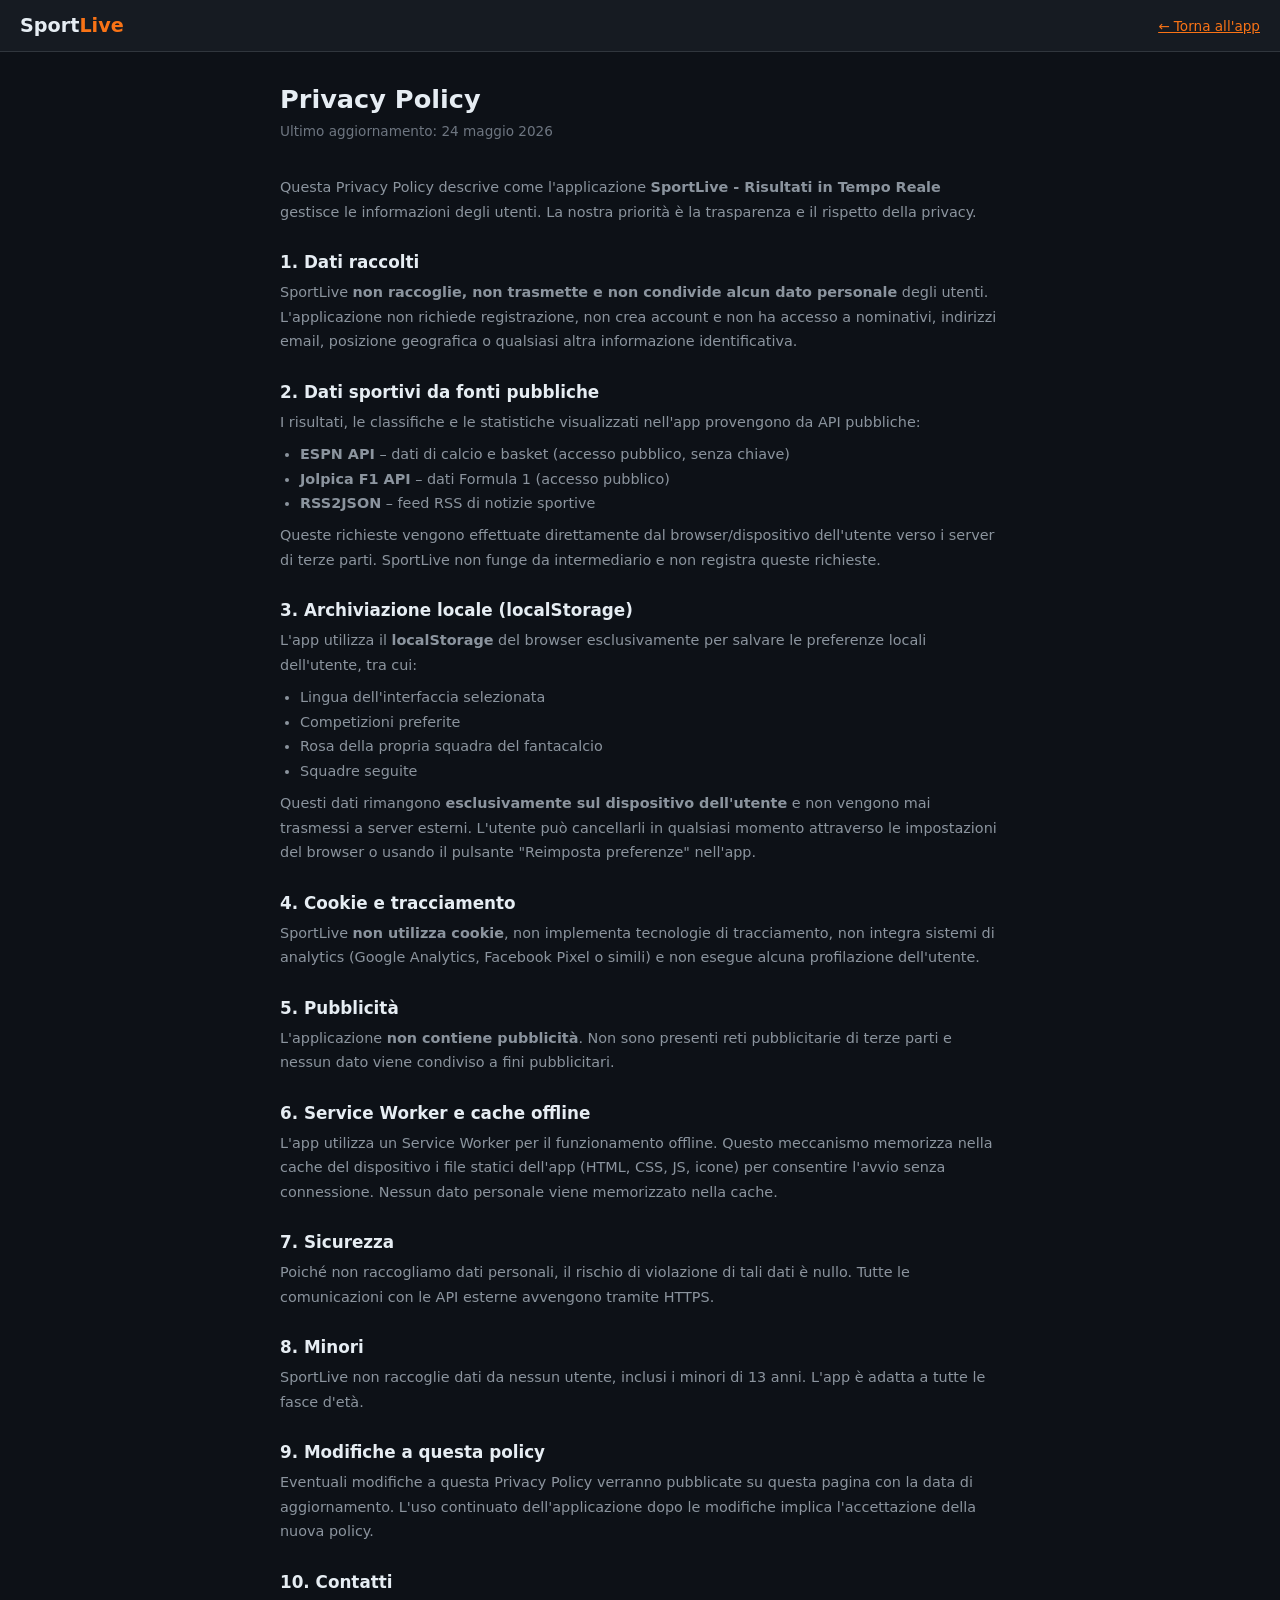
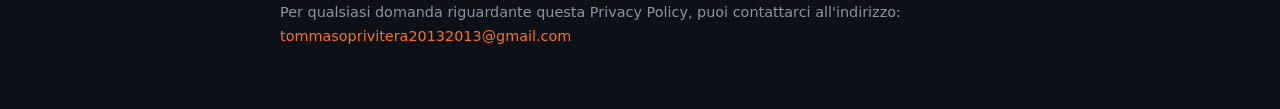
<file: privacy.html>
<!DOCTYPE html>
<html lang="it">
<head>
  <meta charset="UTF-8">
  <meta name="viewport" content="width=device-width, initial-scale=1.0">
  <meta name="theme-color" content="#1d4ed8">
  <title>SportLive - Privacy Policy</title>
  <link rel="stylesheet" href="style.css">
  <style>
    .privacy-container {
      max-width: 760px;
      margin: 0 auto;
      padding: 32px 20px 60px;
    }
    .privacy-container h1 {
      font-size: 1.6rem;
      font-weight: 800;
      color: var(--txt);
      margin-bottom: 6px;
    }
    .privacy-container .updated {
      font-size: .85rem;
      color: var(--txt3);
      margin-bottom: 32px;
    }
    .privacy-container h2 {
      font-size: 1.05rem;
      font-weight: 700;
      color: var(--txt);
      margin: 28px 0 8px;
    }
    .privacy-container p, .privacy-container li {
      font-size: .9rem;
      line-height: 1.7;
      color: var(--txt2);
    }
    .privacy-container ul {
      padding-left: 20px;
      margin: 8px 0;
    }
    .privacy-container a {
      color: var(--blue);
      text-decoration: none;
    }
    .privacy-container a:hover {
      text-decoration: underline;
    }
    .privacy-header-bar {
      background: var(--card);
      border-bottom: 1px solid var(--border);
      padding: 14px 20px;
      display: flex;
      align-items: center;
      gap: 12px;
    }
    .privacy-logo {
      font-size: 1.2rem;
      font-weight: 800;
      color: var(--txt);
    }
    .privacy-logo span {
      color: var(--blue);
    }
    .back-link {
      font-size: .85rem;
      color: var(--blue);
      margin-left: auto;
    }
  </style>
</head>
<body>
  <div class="privacy-header-bar">
    <div class="privacy-logo">Sport<span>Live</span></div>
    <a class="back-link" href="index.html">&larr; Torna all'app</a>
  </div>

  <div class="privacy-container">
    <h1>Privacy Policy</h1>
    <p class="updated">Ultimo aggiornamento: 24 maggio 2026</p>

    <p>
      Questa Privacy Policy descrive come l'applicazione <strong>SportLive - Risultati in Tempo Reale</strong>
      gestisce le informazioni degli utenti. La nostra priorità è la trasparenza e il rispetto della privacy.
    </p>

    <h2>1. Dati raccolti</h2>
    <p>
      SportLive <strong>non raccoglie, non trasmette e non condivide alcun dato personale</strong>
      degli utenti. L'applicazione non richiede registrazione, non crea account e non ha accesso
      a nominativi, indirizzi email, posizione geografica o qualsiasi altra informazione identificativa.
    </p>

    <h2>2. Dati sportivi da fonti pubbliche</h2>
    <p>
      I risultati, le classifiche e le statistiche visualizzati nell'app provengono da API pubbliche:
    </p>
    <ul>
      <li><strong>ESPN API</strong> – dati di calcio e basket (accesso pubblico, senza chiave)</li>
      <li><strong>Jolpica F1 API</strong> – dati Formula 1 (accesso pubblico)</li>
      <li><strong>RSS2JSON</strong> – feed RSS di notizie sportive</li>
    </ul>
    <p>
      Queste richieste vengono effettuate direttamente dal browser/dispositivo dell'utente verso i
      server di terze parti. SportLive non funge da intermediario e non registra queste richieste.
    </p>

    <h2>3. Archiviazione locale (localStorage)</h2>
    <p>
      L'app utilizza il <strong>localStorage</strong> del browser esclusivamente per salvare le
      preferenze locali dell'utente, tra cui:
    </p>
    <ul>
      <li>Lingua dell'interfaccia selezionata</li>
      <li>Competizioni preferite</li>
      <li>Rosa della propria squadra del fantacalcio</li>
      <li>Squadre seguite</li>
    </ul>
    <p>
      Questi dati rimangono <strong>esclusivamente sul dispositivo dell'utente</strong> e non
      vengono mai trasmessi a server esterni. L'utente può cancellarli in qualsiasi momento
      attraverso le impostazioni del browser o usando il pulsante "Reimposta preferenze" nell'app.
    </p>

    <h2>4. Cookie e tracciamento</h2>
    <p>
      SportLive <strong>non utilizza cookie</strong>, non implementa tecnologie di tracciamento,
      non integra sistemi di analytics (Google Analytics, Facebook Pixel o simili) e non esegue
      alcuna profilazione dell'utente.
    </p>

    <h2>5. Pubblicità</h2>
    <p>
      L'applicazione <strong>non contiene pubblicità</strong>. Non sono presenti reti pubblicitarie
      di terze parti e nessun dato viene condiviso a fini pubblicitari.
    </p>

    <h2>6. Service Worker e cache offline</h2>
    <p>
      L'app utilizza un Service Worker per il funzionamento offline. Questo meccanismo memorizza
      nella cache del dispositivo i file statici dell'app (HTML, CSS, JS, icone) per consentire
      l'avvio senza connessione. Nessun dato personale viene memorizzato nella cache.
    </p>

    <h2>7. Sicurezza</h2>
    <p>
      Poiché non raccogliamo dati personali, il rischio di violazione di tali dati è nullo.
      Tutte le comunicazioni con le API esterne avvengono tramite HTTPS.
    </p>

    <h2>8. Minori</h2>
    <p>
      SportLive non raccoglie dati da nessun utente, inclusi i minori di 13 anni. L'app è
      adatta a tutte le fasce d'età.
    </p>

    <h2>9. Modifiche a questa policy</h2>
    <p>
      Eventuali modifiche a questa Privacy Policy verranno pubblicate su questa pagina con la
      data di aggiornamento. L'uso continuato dell'applicazione dopo le modifiche implica
      l'accettazione della nuova policy.
    </p>

    <h2>10. Contatti</h2>
    <p>
      Per qualsiasi domanda riguardante questa Privacy Policy, puoi contattarci all'indirizzo:
      <a href="mailto:tommasoprivitera20132013@gmail.com">tommasoprivitera20132013@gmail.com</a>
    </p>
  </div>
</body>
</html>
</file>
<file: style.css>
/* ── Reset ──────────────────────────────────────── */
*,*::before,*::after{box-sizing:border-box;margin:0;padding:0}
body{font-family:'Inter',system-ui,sans-serif;background:var(--bg);color:var(--txt);min-height:100vh;display:flex;flex-direction:column;font-size:14px}
img{display:block} button{font-family:inherit;cursor:pointer;border:none;background:none}

/* ── Variables ───────────────────────────────────── */
:root{
  --bg:#0d1117; --card:#161b22; --card2:#1c2128; --border:#30363d;
  --txt:#e6edf3; --txt2:#8b949e; --txt3:#6e7681;
  --blue:#f97316; --live:#f85149; --green:#3fb950;
  --yellow:#d29922; --orange:#f97316;
  --hh:56px; --sbh:0px; --dnh:0px; --sfh:0px; --sw:280px;
  --shadow:0 1px 6px rgba(0,0,0,.4);
}

/* ── Onboarding ─────────────────────────────────── */
.onboarding-overlay{
  position:fixed;inset:0;z-index:900;
  background:rgba(0,0,0,.6);backdrop-filter:blur(4px);
  display:flex;align-items:center;justify-content:center;
  padding:20px;
}
.onboarding-overlay.hidden{display:none}
.onboarding-container{
  background:var(--card);border-radius:16px;width:100%;max-width:640px;
  max-height:90vh;overflow-y:auto;padding:32px 28px;
  box-shadow:0 20px 60px rgba(0,0,0,.25);
}
.onboarding-header{display:flex;align-items:center;justify-content:space-between;margin-bottom:24px}
.ob-logo{font-size:1.4rem;font-weight:800;color:var(--txt)}
.ob-logo-accent{color:var(--blue)}
.ob-steps{display:flex;gap:8px}
.ob-step-dot{
  width:10px;height:10px;border-radius:50%;
  background:var(--border);transition:background .2s;
}
.ob-step-dot.active{background:var(--blue)}
.ob-step-panel{display:none}
.ob-step-panel.active{display:block}
.ob-title{font-size:1.2rem;font-weight:700;margin-bottom:6px}
.ob-subtitle{font-size:.875rem;color:var(--txt2);margin-bottom:20px}
.ob-comp-grid{
  display:grid;grid-template-columns:repeat(auto-fill,minmax(160px,1fr));
  gap:8px;max-height:400px;overflow-y:auto;margin-bottom:20px;
}
.ob-comp-item{
  display:flex;align-items:center;gap:8px;
  padding:10px 12px;border:1px solid var(--border);border-radius:8px;
  cursor:pointer;transition:all .15s;font-size:.855rem;font-weight:500;
  color:var(--txt2);user-select:none;
}
.ob-comp-item:hover{border-color:var(--blue);color:var(--txt)}
.ob-comp-item.selected{background:rgba(249,115,22,.08);border-color:var(--blue);color:var(--blue)}
.ob-comp-check{
  width:18px;height:18px;border:2px solid var(--border);border-radius:4px;
  flex-shrink:0;display:flex;align-items:center;justify-content:center;
  font-size:.7rem;font-weight:700;color:transparent;transition:all .15s;
}
.ob-comp-item.selected .ob-comp-check{
  background:var(--blue);border-color:var(--blue);color:#fff;
}
.ob-actions{display:flex;justify-content:flex-end;gap:10px;margin-top:16px}
.ob-btn{
  padding:10px 28px;border-radius:8px;font-size:.9rem;font-weight:600;
  transition:all .15s;
}
.ob-btn-primary{background:var(--blue);color:#fff}
.ob-btn-primary:hover{background:#1e40af}
.ob-btn-secondary{background:var(--bg);color:var(--txt2);border:1px solid var(--border)}
.ob-btn-secondary:hover{color:var(--txt)}
.ob-search-wrap{margin-bottom:16px}
.ob-search-wrap input{
  width:100%;padding:10px 14px;border-radius:8px;
  border:1px solid var(--border);background:var(--bg);
  font-family:inherit;font-size:.9rem;color:var(--txt);outline:none;
}
.ob-search-wrap input:focus{border-color:var(--blue)}
.ob-team-results{max-height:240px;overflow-y:auto;margin-bottom:12px}
.ob-team-row{
  display:flex;align-items:center;gap:10px;padding:8px 10px;
  border-radius:6px;cursor:pointer;transition:background .12s;
  font-size:.875rem;
}
.ob-team-row:hover{background:var(--bg)}
.ob-team-logo{width:28px;height:28px;object-fit:contain;flex-shrink:0}
.ob-team-name{flex:1;font-weight:500}
.ob-team-league{font-size:.75rem;color:var(--txt3)}
.ob-team-add{
  padding:4px 12px;border-radius:6px;font-size:.78rem;font-weight:600;
  background:var(--blue);color:#fff;transition:background .15s;
}
.ob-team-add:hover{background:#1e40af}
.ob-selected-teams{display:flex;flex-wrap:wrap;gap:8px;margin-bottom:12px}
.ob-sel-tag{
  display:flex;align-items:center;gap:6px;padding:5px 10px;
  background:rgba(249,115,22,.08);border:1px solid rgba(249,115,22,.2);
  border-radius:20px;font-size:.8rem;font-weight:500;color:var(--blue);
}
.ob-sel-remove{
  font-size:.7rem;cursor:pointer;width:16px;height:16px;
  border-radius:50%;background:rgba(249,115,22,.15);
  display:flex;align-items:center;justify-content:center;
  color:var(--blue);font-weight:700;
}
.ob-sel-remove:hover{background:rgba(249,115,22,.3)}

/* ── Search overlay ─────────────────────────────── */
.search-overlay{
  position:fixed;inset:0;z-index:500;
  background:rgba(0,0,0,.5);backdrop-filter:blur(2px);
  display:none;padding:60px 20px 20px;
}
.search-overlay.open{display:block}
.search-overlay-inner{max-width:600px;margin:0 auto}
.search-bar-full{
  display:flex;align-items:center;gap:10px;
  background:var(--card);border-radius:12px;
  padding:12px 16px;box-shadow:0 8px 30px rgba(0,0,0,.2);
  margin-bottom:12px;
}
.search-icon-lg{
  font-size:.72rem;font-weight:700;color:var(--txt3);
  letter-spacing:.5px;flex-shrink:0;
}
.search-bar-full input{
  flex:1;border:none;background:none;outline:none;
  font-family:inherit;font-size:1rem;color:var(--txt);
}
.search-close-btn{
  font-size:.82rem;font-weight:600;color:var(--txt2);
  padding:6px 12px;border-radius:6px;transition:background .15s;
}
.search-close-btn:hover{background:var(--bg)}
.search-results{
  background:var(--card);border-radius:12px;
  max-height:60vh;overflow-y:auto;box-shadow:0 8px 30px rgba(0,0,0,.15);
}
.sr-item{
  display:flex;align-items:center;gap:12px;
  padding:12px 16px;border-bottom:1px solid var(--border);
  cursor:pointer;transition:background .12s;
}
.sr-item:last-child{border-bottom:none}
.sr-item:hover{background:var(--bg)}
.sr-logo{width:32px;height:32px;object-fit:contain;flex-shrink:0}
.sr-info{flex:1}
.sr-name{font-size:.9rem;font-weight:600}
.sr-league{font-size:.75rem;color:var(--txt3)}
.sr-action{font-size:.78rem;font-weight:600;color:var(--blue)}

/* ── Team view overlay ──────────────────────────── */
.team-view-overlay{
  position:fixed;inset:0;z-index:450;
  background:var(--bg);overflow-y:auto;
  display:none;
}
.team-view-overlay.open{display:block}
.team-view-container{max-width:800px;margin:0 auto;padding:0 16px 40px}
.team-view-header{
  display:flex;align-items:center;gap:12px;
  padding:14px 0;border-bottom:1px solid var(--border);
  position:sticky;top:0;background:var(--bg);z-index:10;margin-bottom:16px;
}
.tv-back-btn{
  font-size:.85rem;font-weight:600;color:var(--blue);
  padding:6px 14px;border-radius:6px;background:rgba(249,115,22,.08);
  transition:background .15s;
}
.tv-back-btn:hover{background:rgba(249,115,22,.15)}
.tv-title{font-size:1rem;font-weight:700;flex:1}
.team-view-body{}

.tv-hero{
  display:flex;align-items:center;gap:20px;
  background:var(--card);border:1px solid var(--border);border-radius:12px;
  padding:24px;margin-bottom:16px;
}
.tv-hero-logo{width:72px;height:72px;object-fit:contain}
.tv-hero-info{}
.tv-hero-name{font-size:1.3rem;font-weight:800;margin-bottom:4px}
.tv-hero-league{font-size:.875rem;color:var(--txt2)}
.tv-hero-fc{
  display:inline-block;margin-top:6px;padding:3px 10px;
  border-radius:4px;background:rgba(22,163,74,.1);color:var(--green);
  font-size:.72rem;font-weight:700;letter-spacing:.4px;
}

.tv-section{margin-bottom:16px}
.tv-section-title{
  font-size:.72rem;font-weight:700;text-transform:uppercase;
  letter-spacing:.7px;color:var(--txt3);margin-bottom:10px;
  padding-bottom:6px;border-bottom:1px solid var(--border);
}
.tv-match-row{
  display:flex;align-items:center;gap:10px;
  padding:8px 12px;background:var(--card);border:1px solid var(--border);
  border-radius:8px;margin-bottom:6px;font-size:.855rem;
}
.tv-match-date{font-size:.75rem;color:var(--txt3);min-width:60px}
.tv-match-teams{flex:1;font-weight:500}
.tv-match-score{font-weight:800;min-width:40px;text-align:center}
.tv-match-badge{
  font-size:.68rem;font-weight:700;padding:2px 6px;border-radius:4px;
}
.tv-match-badge.live{background:rgba(248,81,73,.15);color:var(--live)}
.tv-match-badge.fin{background:rgba(255,255,255,.06);color:var(--txt3)}
.tv-match-badge.pre{background:rgba(63,185,80,.1);color:var(--green)}

.tv-roster-grid{
  display:grid;grid-template-columns:repeat(auto-fill,minmax(220px,1fr));gap:8px;
}
.tv-player-card{
  display:flex;align-items:center;gap:10px;
  padding:10px 12px;background:var(--card);border:1px solid var(--border);
  border-radius:8px;transition:border-color .15s;position:relative;
}
.tv-player-card:hover{border-color:var(--blue)}
.tv-player-card.fc-highlight{border-color:var(--green);background:rgba(22,163,74,.03)}
.tv-player-photo{
  width:40px;height:40px;border-radius:50%;object-fit:cover;
  background:var(--bg);flex-shrink:0;
}
.tv-player-ph{
  width:40px;height:40px;border-radius:50%;background:var(--bg);
  display:flex;align-items:center;justify-content:center;
  font-size:.8rem;font-weight:700;color:var(--txt3);flex-shrink:0;
}
.tv-player-info{flex:1;min-width:0}
.tv-player-name{font-size:.855rem;font-weight:600;white-space:nowrap;overflow:hidden;text-overflow:ellipsis}
.tv-player-meta{font-size:.72rem;color:var(--txt3);margin-top:2px}
.tv-player-fc-badge{
  position:absolute;top:6px;right:8px;
  font-size:.6rem;font-weight:800;padding:2px 5px;border-radius:3px;
  background:var(--green);color:#fff;letter-spacing:.3px;
}

.tv-stats-grid{
  display:grid;grid-template-columns:repeat(auto-fill,minmax(140px,1fr));gap:8px;
}
.tv-stat-card{
  background:var(--card);border:1px solid var(--border);border-radius:8px;
  padding:14px;text-align:center;
}
.tv-stat-val{font-size:1.5rem;font-weight:800;color:var(--blue)}
.tv-stat-lbl{font-size:.72rem;color:var(--txt3);text-transform:uppercase;letter-spacing:.4px;margin-top:4px}

/* ── Header ──────────────────────────────────────── */
.header{
  position:sticky;top:0;z-index:300;
  height:var(--hh);background:var(--card);
  border-bottom:1px solid var(--border);
  display:flex;align-items:center;
  gap:12px;padding:0 20px;
  box-shadow:0 1px 0 var(--border);
}
.hamburger{
  display:flex;flex-direction:column;justify-content:center;
  gap:5px;width:36px;height:36px;padding:6px;flex-shrink:0;border-radius:8px;
  transition:background .15s;
}
.hamburger:hover{background:var(--bg)}
.hamburger span{display:block;height:2px;background:var(--txt);border-radius:2px}
.logo{display:flex;align-items:center;gap:7px;flex-shrink:0}
.logo-name{font-size:1.05rem;font-weight:800;white-space:nowrap;letter-spacing:-.2px}
.logo-live{color:var(--blue)}
.sport-tabs{display:none}
.sport-tab{
  display:flex;align-items:center;gap:6px;
  padding:6px 14px;border-radius:6px;
  color:var(--txt2);font-size:.84rem;font-weight:500;
  transition:all .15s;white-space:nowrap;
}
.sport-tab:hover{color:var(--txt)}
.sport-tab.active{background:var(--card);color:var(--txt);font-weight:600;box-shadow:var(--shadow)}
.header-right{display:flex;align-items:center;gap:8px;margin-left:auto;flex-shrink:0}
.live-pill{
  display:flex;align-items:center;gap:5px;
  background:rgba(220,38,38,.1);border:1px solid rgba(220,38,38,.25);
  color:var(--live);padding:3px 9px;border-radius:20px;
  font-size:.7rem;font-weight:700;letter-spacing:.4px;
}
.live-dot{width:6px;height:6px;background:var(--live);border-radius:50%;animation:pulse 1.3s ease infinite}
@keyframes pulse{0%,100%{opacity:1;transform:scale(1)}50%{opacity:.3;transform:scale(.7)}}
.search-btn,.settings-btn{
  color:var(--txt2);
  width:36px;height:36px;border-radius:8px;
  display:flex;align-items:center;justify-content:center;
  transition:all .15s;
}
.search-btn:hover,.settings-btn:hover{background:var(--bg);color:var(--txt)}

/* ── Sport bar removed — navigation via sidebar ── */

/* ── Layout ──────────────────────────────────────── */
.layout{flex:1;min-height:0}
.sidebar-overlay{
  display:none;position:fixed;inset:0;
  background:rgba(0,0,0,.55);z-index:199;
}
.sidebar-overlay.visible{display:block}

/* ── Sidebar — always slide-in overlay ── */
.sidebar{
  position:fixed;left:0;top:0;z-index:200;
  width:var(--sw);height:100vh;
  background:var(--card);border-right:1px solid var(--border);
  overflow-y:auto;display:flex;flex-direction:column;
  transform:translateX(calc(-1 * var(--sw)));
  transition:transform .28s ease;
}
.sidebar.open{transform:translateX(0);box-shadow:6px 0 24px rgba(0,0,0,.45)}
.sidebar-header{
  display:flex;align-items:center;justify-content:space-between;
  padding:12px 14px 8px;border-bottom:1px solid var(--border);
  flex-shrink:0;
}
.sidebar-title{font-size:.72rem;font-weight:700;text-transform:uppercase;letter-spacing:.8px;color:var(--txt3)}
.sidebar-close{
  color:var(--txt2);width:32px;height:32px;border-radius:8px;
  display:flex;align-items:center;justify-content:center;transition:background .15s;
}
.sidebar-close:hover{background:var(--bg);color:var(--txt)}
.sidebar-search{padding:10px 12px;border-bottom:1px solid var(--border);flex-shrink:0}
.sidebar-search input{
  width:100%;padding:7px 12px;border-radius:20px;
  border:1px solid var(--border);background:var(--bg);
  font-family:inherit;font-size:.855rem;color:var(--txt);outline:none;
  transition:border-color .15s;
}
.sidebar-search input:focus{border-color:var(--blue)}
.league-nav{flex:1;overflow-y:auto;padding:6px 0}

.cat-header{
  display:flex;align-items:center;justify-content:space-between;
  padding:8px 14px;font-size:.7rem;font-weight:700;
  text-transform:uppercase;letter-spacing:.7px;color:var(--txt3);
  cursor:pointer;user-select:none;
}
.cat-header:hover{color:var(--txt2)}
.cat-arrow{font-size:.65rem;transition:transform .2s}
.cat-arrow.open{transform:rotate(90deg)}
.cat-items{display:flex;flex-direction:column}

.comp-btn{
  display:flex;align-items:center;gap:9px;
  padding:8px 14px 8px 20px;color:var(--txt2);
  font-size:.855rem;font-family:inherit;
  cursor:pointer;transition:all .12s;width:100%;text-align:left;
  position:relative;border:none;background:none;
}
.comp-btn:hover{background:var(--bg);color:var(--txt)}
.comp-btn.active{background:rgba(249,115,22,.07);color:var(--blue);font-weight:600}
.comp-btn.active::before{
  content:'';position:absolute;left:0;top:0;bottom:0;
  width:3px;background:var(--blue);border-radius:0 3px 3px 0;
}
.comp-name{flex:1}
.comp-star{
  opacity:0;font-size:.75rem;font-weight:700;padding:2px 6px;
  transition:opacity .15s;color:var(--txt3);border-radius:4px;
}
.comp-btn:hover .comp-star{opacity:1}
.comp-btn.starred .comp-star{opacity:1;color:var(--yellow)}

/* ── Fantacalcio platform section ────────────────── */
.fc-section{
  border-top:1px solid var(--border);
  flex-shrink:0;padding-bottom:4px;
}
.fc-header{
  display:flex;align-items:center;justify-content:space-between;
  padding:10px 14px 8px;
}
.fc-title{
  font-size:.68rem;font-weight:700;text-transform:uppercase;
  letter-spacing:.7px;color:var(--txt3);
}
.fc-platforms{display:flex;flex-direction:column;gap:2px;padding:0 8px 6px}
.fc-platform-card{
  display:flex;align-items:center;gap:10px;
  padding:9px 10px;border-radius:8px;
  border:1px solid transparent;
  background:transparent;
  text-decoration:none;color:var(--txt);
  transition:background .13s,border-color .13s;
  cursor:pointer;
}
.fc-platform-card:hover{
  background:rgba(26,86,219,.06);
  border-color:rgba(26,86,219,.15);
}
.fc-platform-info{display:flex;flex-direction:column;gap:2px;flex:1;min-width:0}
.fc-platform-name{
  font-size:.84rem;font-weight:600;color:var(--txt);
  white-space:nowrap;overflow:hidden;text-overflow:ellipsis;
}
.fc-platform-desc{font-size:.72rem;color:var(--txt3)}
.fc-platform-arrow{
  font-size:.9rem;color:var(--blue);flex-shrink:0;
  font-weight:700;opacity:.7;transition:opacity .13s,transform .13s;
}
.fc-platform-card:hover .fc-platform-arrow{opacity:1;transform:translateX(2px)}

/* ── Sidebar footer ──────────────────────────────── */
.sidebar-footer{
  padding:12px;border-top:1px solid var(--border);flex-shrink:0;
}
.reset-prefs-btn{
  width:100%;padding:8px;border-radius:6px;
  background:var(--bg);border:1px solid var(--border);
  color:var(--txt2);font-size:.8rem;font-weight:500;
  transition:all .15s;
}
.reset-prefs-btn:hover{border-color:var(--live);color:var(--live)}

/* ── Sport filter bar ─────────────────────────────── */
.sport-filter{
  display:flex;flex-direction:row;gap:6px;padding:8px 14px;
  background:var(--card);border-bottom:1px solid var(--border);
  overflow-x:auto;flex-shrink:0;scrollbar-width:none;
  position:sticky;top:var(--hh);z-index:110;
  height:40px;align-items:center;
}
.sport-filter::-webkit-scrollbar{display:none}
.sf-btn{
  padding:5px 16px;border-radius:20px;font-size:.8rem;font-weight:600;
  color:var(--txt2);background:var(--card2);border:1px solid var(--border);
  white-space:nowrap;transition:all .15s;flex-shrink:0;
}
.sf-btn.active{background:var(--blue);color:#fff;border-color:var(--blue);}

/* ── Main ────────────────────────────────────────── */
.main{width:100%;display:flex;flex-direction:column}
.content-header{
  background:var(--card);border-bottom:1px solid var(--border);
  padding:0;
  position:sticky;top:calc(var(--hh) + var(--sfh) + var(--dnh));z-index:100;
}
.content-header-top{display:flex;align-items:center;gap:8px;padding:10px 16px 10px}
.page-title{font-size:1.05rem;font-weight:800;letter-spacing:-.3px}
.fav-btn{display:none}

/* ── Competition sub-tabs (Partite / Classifica / Marcatori / Calendario) ── */
.comp-subtabs{
  display:flex;overflow-x:auto;scrollbar-width:none;
  gap:0;border-top:1px solid var(--border);
}
.comp-subtabs::-webkit-scrollbar{display:none}
.cst-btn{
  padding:9px 18px;font-size:.84rem;font-weight:500;
  color:var(--txt2);white-space:nowrap;background:none;
  border-bottom:2px solid transparent;border-top:none;border-left:none;border-right:none;
  transition:all .15s;flex-shrink:0;font-family:inherit;cursor:pointer;
}
.cst-btn:hover:not(.active){color:var(--txt)}
.cst-btn.active{color:var(--blue);border-bottom-color:var(--blue);font-weight:700}

/* ── Competition index (Competizioni page) ────────── */
.ci-section{margin-bottom:8px}
.ci-section-head{
  padding:10px 16px 6px;font-size:.72rem;font-weight:700;
  text-transform:uppercase;letter-spacing:.6px;color:var(--txt3);
}
.ci-item{
  display:flex;align-items:center;gap:12px;
  padding:12px 16px;width:100%;text-align:left;
  background:none;border-bottom:1px solid var(--border);
  transition:background .12s;cursor:pointer;
}
.ci-item:hover{background:rgba(249,115,22,.06)}
.ci-logo{width:28px;height:28px;object-fit:contain;flex-shrink:0}
.ci-logo-ph{width:28px;height:28px;border-radius:4px;background:var(--card2);flex-shrink:0}
.ci-name{flex:1;font-size:.9rem;font-weight:600;color:var(--txt)}
.ci-arrow{width:16px;height:16px;color:var(--txt3);flex-shrink:0}

#content{padding:16px 20px;max-width:960px;margin:0 auto;width:100%}

/* ── Loading / Empty / Error ─────────────────────── */
.loading-state,.empty-state,.error-state{
  display:flex;flex-direction:column;align-items:center;
  justify-content:center;padding:60px 20px;gap:12px;
  color:var(--txt3);text-align:center;
}
.state-icon{
  width:48px;height:48px;border-radius:12px;background:var(--bg);
  display:flex;align-items:center;justify-content:center;
  font-size:.8rem;font-weight:800;color:var(--txt3);
}
.spinner{
  width:30px;height:30px;border:3px solid var(--border);
  border-top-color:var(--blue);border-radius:50%;
  animation:spin .7s linear infinite;
}
@keyframes spin{to{transform:rotate(360deg)}}

/* ── Match list ──────────────────────────────────── */
.match-section{
  background:var(--card);border:1px solid var(--border);
  border-radius:10px;overflow:hidden;margin-bottom:12px;
}
.match-section-head{
  display:flex;align-items:center;gap:8px;
  padding:10px 16px;background:var(--card2);
  border-bottom:1px solid var(--border);
}
.msh-name{
  font-size:.75rem;font-weight:700;text-transform:uppercase;
  letter-spacing:.5px;color:var(--txt2);flex:1;
}
.msh-live-dot{
  width:6px;height:6px;border-radius:50%;background:var(--live);
  animation:pulse 1.3s ease infinite;flex-shrink:0;
}
.msh-count{font-size:.72rem;color:var(--txt3)}

.match-row{
  display:flex;align-items:center;gap:10px;
  padding:11px 14px;border-bottom:1px solid var(--border);
  cursor:pointer;transition:background .1s;
}
.match-row:last-child{border-bottom:none}
.match-row:hover{background:rgba(249,115,22,.07)}
.match-row.is-live{background:rgba(248,81,73,.04)}
.match-row.is-live:hover{background:rgba(248,81,73,.08)}

.mr-time{flex-shrink:0;width:58px;text-align:center}
.mr-badge{
  display:inline-block;font-size:.68rem;font-weight:700;
  padding:3px 6px;border-radius:4px;white-space:nowrap;
}
.mr-badge.live{background:rgba(248,81,73,.15);color:var(--live)}
.mr-badge.fin{background:rgba(255,255,255,.06);color:var(--txt3)}
.mr-badge.pre{background:rgba(63,185,80,.1);color:var(--green)}

.mr-teams{flex:1;display:flex;flex-direction:column;gap:5px;min-width:0}
.mr-team-row{display:flex;align-items:center;gap:7px;min-width:0}
.mr-crest{width:20px;height:20px;object-fit:contain;flex-shrink:0}
.mr-name{font-size:.9rem;font-weight:500;flex:1;overflow:hidden;text-overflow:ellipsis;white-space:nowrap}
.mr-name.bold{font-weight:700}
.mr-tscore{margin-left:auto;font-size:1.15rem;font-weight:900;min-width:20px;text-align:right;flex-shrink:0;color:var(--txt)}
.mr-tscore.bold{color:var(--txt)}

/* ── Standings ───────────────────────────────────── */
.table-wrap{background:var(--card);border:1px solid var(--border);border-radius:8px;overflow:hidden;overflow-x:auto}
table{width:100%;border-collapse:collapse;min-width:480px}
thead th{
  padding:9px 12px;text-align:center;
  font-size:.7rem;font-weight:700;text-transform:uppercase;
  letter-spacing:.4px;color:var(--txt3);
  background:var(--card2);border-bottom:1px solid var(--border);white-space:nowrap;
}
thead th.left{text-align:left}
tbody td{
  padding:9px 12px;font-size:.875rem;
  border-bottom:1px solid var(--border);
  text-align:center;color:var(--txt2);
}
tbody td.left{text-align:left}
tbody tr:last-child td{border-bottom:none}
tbody tr:hover td{background:rgba(249,115,22,.05)}
.rk{
  display:inline-flex;align-items:center;justify-content:center;
  width:22px;height:22px;border-radius:4px;
  font-size:.78rem;font-weight:700;color:var(--txt3);background:var(--bg);
}
.rk.ucl{background:rgba(249,115,22,.12);color:var(--blue)}
.rk.uel{background:rgba(234,88,12,.12);color:var(--orange)}
.rk.conf{background:rgba(22,163,74,.12);color:var(--green)}
.rk.r1{background:rgba(210,153,34,.2);color:var(--yellow)}
.rk.rel{background:rgba(220,38,38,.1);color:var(--live)}
.pts{font-weight:800;color:var(--txt)!important}
.td-team{display:flex;align-items:center;gap:8px}
.td-team img{width:20px;height:20px;object-fit:contain}

/* ── Scorers ─────────────────────────────────────── */
.scorers-wrap{background:var(--card);border:1px solid var(--border);border-radius:8px;overflow:hidden}
.scorer-row{
  display:flex;align-items:center;gap:12px;
  padding:10px 14px;border-bottom:1px solid rgba(0,0,0,.04);
  transition:background .1s;
}
.scorer-row:last-child{border-bottom:none}
.scorer-row:hover{background:var(--bg)}
.sc-pos{font-size:.875rem;font-weight:700;color:var(--txt3);min-width:22px;text-align:center}
.sc-pos.p1{color:#b45309}.sc-pos.p2{color:#71717a}.sc-pos.p3{color:#92400e}
.sc-photo{width:38px;height:38px;border-radius:50%;object-fit:cover;background:var(--bg);flex-shrink:0}
.sc-photo-ph{
  width:38px;height:38px;border-radius:50%;background:var(--bg);
  display:flex;align-items:center;justify-content:center;
  font-size:.75rem;font-weight:700;color:var(--txt3);flex-shrink:0;
}
.sc-info{flex:1;min-width:0}
.sc-name{font-weight:600;font-size:.875rem;white-space:nowrap;overflow:hidden;text-overflow:ellipsis}
.sc-club{font-size:.75rem;color:var(--txt3);display:flex;align-items:center;gap:4px;margin-top:2px}
.sc-club img{width:14px;height:14px;object-fit:contain}
.sc-stat{text-align:right;flex-shrink:0}
.sc-val{font-size:1.4rem;font-weight:800;color:var(--blue);line-height:1}
.sc-lbl{font-size:.65rem;text-transform:uppercase;color:var(--txt3);letter-spacing:.4px}

/* ── News ────────────────────────────────────────── */
.news-cats{display:flex;gap:8px;flex-wrap:wrap;margin-bottom:14px}
.news-cat{
  padding:5px 14px;border-radius:20px;
  background:var(--card);border:1px solid var(--border);
  color:var(--txt2);font-size:.82rem;font-weight:500;transition:all .15s;
}
.news-cat.active{background:var(--blue);color:#fff;border-color:var(--blue)}
.news-cat:hover:not(.active){border-color:var(--blue);color:var(--blue)}
.news-list{display:flex;flex-direction:column;gap:8px}
.news-item{
  display:flex;gap:12px;background:var(--card);border:1px solid var(--border);
  border-radius:8px;padding:12px;cursor:pointer;transition:border-color .15s;
  text-decoration:none;color:inherit;
}
.news-item:hover{border-color:var(--blue)}
.news-thumb{width:100px;height:70px;object-fit:cover;border-radius:6px;flex-shrink:0;background:var(--bg)}
.news-body{flex:1;min-width:0}
.news-hl{
  font-size:.875rem;font-weight:600;line-height:1.3;margin-bottom:4px;
  display:-webkit-box;-webkit-line-clamp:2;-webkit-box-orient:vertical;overflow:hidden;
}
.news-meta{font-size:.72rem;color:var(--txt3);margin-top:4px}
.news-src{font-weight:600;color:var(--blue)}

/* ── F1 ──────────────────────────────────────────── */
.f1-badge{display:inline-block;font-size:.7rem;font-weight:700;padding:2px 7px;border-radius:4px;background:rgba(220,38,38,.1);color:var(--live)}
.tbar{display:inline-block;width:4px;height:16px;border-radius:2px;vertical-align:middle;margin-right:6px}
.conf-head{padding:9px 14px;font-size:.75rem;font-weight:700;text-transform:uppercase;letter-spacing:.7px;color:#ea580c;background:rgba(234,88,12,.05);border-bottom:1px solid var(--border)}

.f1-grid{display:grid;grid-template-columns:repeat(auto-fill,minmax(300px,1fr));gap:10px}
.f1-card{background:var(--card);border:1px solid var(--border);border-radius:8px;padding:14px;transition:border-color .15s}
.f1-card:hover{border-color:var(--txt3)}
.f1-card-head{display:flex;align-items:center;justify-content:space-between;margin-bottom:10px}
.f1-round{font-size:.7rem;font-weight:700;padding:2px 8px;border-radius:4px;background:rgba(220,38,38,.1);color:var(--live)}
.f1-date{font-size:.75rem;color:var(--txt3)}
.f1-race-name{font-size:.95rem;font-weight:700;margin-bottom:3px}
.f1-circuit{font-size:.78rem;color:var(--txt3);margin-bottom:10px}
.f1-podium{padding-top:10px;border-top:1px solid var(--border);display:flex;flex-direction:column;gap:5px}
.f1-pos{display:flex;align-items:center;gap:8px;font-size:.84rem}
.f1-medal{
  width:22px;height:22px;border-radius:50%;
  display:flex;align-items:center;justify-content:center;
  font-size:.7rem;font-weight:800;flex-shrink:0;
}
.f1-medal.p1{background:#fbbf24;color:#78350f}
.f1-medal.p2{background:#d1d5db;color:#374151}
.f1-medal.p3{background:#d97706;color:#fff}
.f1-drv{font-weight:600}
.f1-team-txt{color:var(--txt3);font-size:.78rem}

/* ── Modal ───────────────────────────────────────── */
.modal-backdrop{
  display:none;position:fixed;inset:0;z-index:400;
  background:rgba(0,0,0,.6);backdrop-filter:blur(3px);
  align-items:flex-end;justify-content:center;
}
.modal-backdrop.open{display:flex}
.modal{
  position:relative;background:var(--card);
  border-radius:16px 16px 0 0;width:100%;max-width:680px;
  max-height:94vh;min-height:60vh;overflow-y:auto;
  animation:slide-up .22s ease;
}
@media(max-width:768px){
  .modal{max-height:96vh;min-height:70vh;border-radius:20px 20px 0 0}
}
@keyframes slide-up{from{transform:translateY(40px);opacity:0}to{transform:translateY(0);opacity:1}}
.modal-header{
  display:flex;align-items:center;justify-content:space-between;
  padding:14px 16px 10px;border-bottom:1px solid var(--border);
  position:sticky;top:0;background:var(--card);z-index:10;
}
.modal-title{font-size:.78rem;color:var(--txt3);font-weight:600;text-transform:uppercase;letter-spacing:.5px}
.modal-close{
  font-size:.85rem;color:var(--txt2);width:28px;height:28px;border-radius:50%;
  background:var(--bg);display:flex;align-items:center;justify-content:center;
  transition:background .15s;
}
.modal-close:hover{background:var(--border)}
.modal-score-banner{padding:20px 16px;text-align:center;border-bottom:1px solid var(--border)}
.msb-status{
  font-size:.72rem;font-weight:700;text-transform:uppercase;
  letter-spacing:.5px;color:var(--txt3);margin-bottom:12px;
  display:flex;align-items:center;justify-content:center;gap:6px;
}
.msb-status.live{color:var(--live)}
.msb-live-dot{
  width:6px;height:6px;border-radius:50%;background:var(--live);
  animation:pulse 1.3s ease infinite;
}
.msb-teams{display:flex;align-items:center;justify-content:center;gap:16px}
.msb-team{display:flex;flex-direction:column;align-items:center;gap:6px;flex:1;max-width:140px}
.msb-crest{width:48px;height:48px;object-fit:contain}
.msb-name{font-size:.875rem;font-weight:700;text-align:center}
.msb-score-center{display:flex;align-items:center;gap:8px;flex-shrink:0}
.msb-score{font-size:2.4rem;font-weight:900;line-height:1}
.msb-sep{font-size:1rem;color:var(--txt3)}

.modal-tabs{display:flex;border-bottom:1px solid var(--border);overflow-x:auto;scrollbar-width:none}
.modal-tabs::-webkit-scrollbar{display:none}
.modal-tab{
  padding:10px 16px;font-size:.82rem;font-weight:500;color:var(--txt2);
  white-space:nowrap;border-bottom:2px solid transparent;transition:all .15s;
}
.modal-tab.active{color:var(--blue);border-bottom-color:var(--blue);font-weight:600}

.modal-body{padding:16px}

/* Modal sections */
.m-section{margin-bottom:20px}
.m-section-title{font-size:.72rem;font-weight:700;text-transform:uppercase;letter-spacing:.6px;color:var(--txt3);margin-bottom:10px}

/* Events */
.events-list{display:flex;flex-direction:column;gap:2px}
.ev-row{display:flex;align-items:center;gap:10px;padding:6px 8px;border-radius:6px;font-size:.855rem}
.ev-row:hover{background:var(--bg)}
.ev-row.away{flex-direction:row-reverse}
.ev-time{font-size:.72rem;font-weight:700;color:var(--txt3);min-width:28px;text-align:center;flex-shrink:0}
.ev-badge{
  font-size:.65rem;font-weight:800;padding:2px 6px;border-radius:3px;
  flex-shrink:0;letter-spacing:.3px;
}
.ev-badge.goal{background:rgba(29,78,216,.1);color:var(--blue)}
.ev-badge.yellow{background:rgba(217,119,6,.12);color:var(--yellow)}
.ev-badge.red{background:rgba(220,38,38,.1);color:var(--live)}
.ev-badge.sub{background:rgba(22,163,74,.1);color:var(--green)}
.ev-badge.pen{background:rgba(147,51,234,.1);color:#7c3aed}
.ev-badge.other{background:var(--bg);color:var(--txt3)}
.ev-txt{flex:1;font-weight:500}
.ev-sub{font-size:.75rem;color:var(--txt3)}

/* Lineups */
.lineup-split{display:grid;grid-template-columns:1fr 1fr;gap:16px}
.lu-head{font-size:.8rem;font-weight:700;color:var(--txt2);margin-bottom:8px;padding-bottom:6px;border-bottom:1px solid var(--border)}
.lu-player{
  display:flex;align-items:center;gap:8px;padding:5px 0;
  border-bottom:1px solid rgba(0,0,0,.04);font-size:.84rem;
  position:relative;
}
.lu-player:last-child{border-bottom:none}
.lu-player.fc-highlight{background:rgba(22,163,74,.04);border-radius:4px;padding:5px 4px}
.lu-num{font-size:.72rem;font-weight:700;color:var(--txt3);min-width:18px;text-align:center}
.lu-photo{width:26px;height:26px;border-radius:50%;object-fit:cover;background:var(--bg);flex-shrink:0}
.lu-photo-ph{
  width:26px;height:26px;border-radius:50%;background:var(--bg);
  display:flex;align-items:center;justify-content:center;
  font-size:.6rem;font-weight:700;color:var(--txt3);flex-shrink:0;
}
.lu-name{flex:1;font-weight:500}
.lu-pos{font-size:.68rem;color:var(--txt3);background:var(--bg);padding:2px 5px;border-radius:3px}
.lu-fc{
  font-size:.55rem;font-weight:800;padding:2px 4px;border-radius:3px;
  background:var(--green);color:#fff;letter-spacing:.3px;
}
.bench-title{font-size:.72rem;font-weight:700;text-transform:uppercase;letter-spacing:.5px;color:var(--txt3);margin:10px 0 6px}

/* Stats */
.stat-list{display:flex;flex-direction:column;gap:10px}
.stat-row{display:grid;grid-template-columns:38px 1fr 38px;align-items:center;gap:8px;font-size:.855rem}
.stat-v{text-align:center;font-weight:700}
.stat-bar{display:flex;height:6px;background:var(--bg);border-radius:3px;overflow:hidden;gap:0}
.stat-h{height:100%;background:var(--blue);transition:width .5s ease}
.stat-a{height:100%;background:#ef4444;transition:width .5s ease;margin-left:auto}
.stat-label{font-size:.72rem;color:var(--txt3);text-align:center;margin-bottom:6px}

/* TV */
.tv-list{display:flex;flex-wrap:wrap;gap:8px}
.tv-badge{background:var(--bg);border:1px solid var(--border);border-radius:6px;padding:6px 14px;font-size:.84rem;font-weight:600}

/* ── Footer ──────────────────────────────────────── */
.footer{
  background:var(--card);border-top:1px solid var(--border);
  height:36px;display:flex;align-items:center;
  justify-content:space-between;padding:0 20px;
  font-size:.72rem;color:var(--txt3);
}

/* ── Sub-tabs (F1) ───────────────────────────────── */
.sub-tabs{display:flex;gap:8px;margin-bottom:16px}
.sub-tab{
  padding:7px 18px;background:var(--card);border:1px solid var(--border);
  border-radius:8px;color:var(--txt2);font-size:.855rem;font-weight:500;
  transition:all .15s;
}
.sub-tab:hover{color:var(--txt);border-color:var(--txt3)}
.sub-tab.active{background:rgba(220,38,38,.08);color:var(--live);border-color:var(--live)}

/* ── Responsive ──────────────────────────────────── */
@media(max-width:768px){
  .date-nav{top:calc(var(--hh) + var(--sfh))}
  .content-header{top:calc(var(--hh) + var(--sfh) + var(--dnh))}
  .content-header-top{padding:8px 14px}
  .cst-btn{padding:8px 14px;font-size:.8rem}
  #content{padding:10px 14px;max-width:100%}
  .match-row{padding:9px 12px;gap:8px}
  .mr-time{width:50px}
  .lineup-split{grid-template-columns:1fr}
  .table-wrap table{min-width:420px}
  .onboarding-container{padding:24px 20px}
  .ob-comp-grid{grid-template-columns:repeat(auto-fill,minmax(140px,1fr))}
  .tv-roster-grid{grid-template-columns:1fr}
}
@media(max-width:480px){
  .mr-name{font-size:.82rem}
  .news-thumb{width:80px;height:56px}
  .tv-hero{flex-direction:column;text-align:center;gap:12px}
  .tv-stats-grid{grid-template-columns:repeat(2,1fr)}
}

/* ── Match card & goal bar ────────────────────────────────── */
.match-card{border-bottom:1px solid rgba(0,0,0,.04);cursor:pointer}
.match-card:last-child{border-bottom:none}
.match-card:hover .match-row{background:rgba(249,115,22,.06)}
.match-card.is-live:hover .match-row{background:rgba(248,81,73,.08)}
.match-goals-bar{
  padding:3px 14px 7px;display:flex;flex-wrap:wrap;gap:6px 10px;
  border-top:1px solid var(--border);
}
.mg-item{display:inline-flex;align-items:center;gap:4px;font-size:.75rem}
.mg-min{color:var(--txt3);font-weight:600;min-width:22px}
.mg-scorer{font-weight:600;color:var(--txt)}
.mg-assist{color:var(--txt3)}
.mg-own .mg-scorer{color:var(--live)}

/* ── Ad banners ───────────────────────────────────────────── */
.ad-banner{border-radius:8px;overflow:hidden;margin-bottom:10px}
.ad-top{min-height:60px}
.ad-mid{min-height:80px;margin-top:10px}
.ad-inner{
  height:100%;min-height:60px;background:linear-gradient(135deg,#1c2128,#161b22);
  border:1px dashed #30363d;border-radius:8px;
  display:flex;align-items:center;justify-content:center;
}
.ad-label{font-size:.7rem;font-weight:600;color:#9ca8c5;text-transform:uppercase;letter-spacing:.6px}

/* ── Onboarding comp grid enhancements ───────────────────── */
.ob-group-label{
  grid-column:1/-1;font-size:.68rem;font-weight:700;
  text-transform:uppercase;letter-spacing:.7px;color:var(--txt3);
  padding-top:8px;margin-bottom:2px;
}
.ob-comp-logo-img{width:18px;height:18px;object-fit:contain;flex-shrink:0}
.ob-comp-name{font-size:.82rem}

/* ── Language selector ────────────────────────────────────── */
.lang-selector{padding:10px 12px;border-bottom:1px solid var(--border)}
.lang-label{font-size:.68rem;font-weight:700;text-transform:uppercase;letter-spacing:.6px;color:var(--txt3);margin-bottom:6px}
.lang-btns{display:flex;flex-wrap:wrap;gap:4px}
.lang-btn{
  padding:4px 10px;border-radius:5px;border:1px solid var(--border);
  font-size:.75rem;font-weight:500;color:var(--txt2);background:var(--bg);
  transition:all .15s;
}
.lang-btn:hover{border-color:var(--blue);color:var(--blue)}
.lang-btn.active{background:var(--blue);color:#fff;border-color:var(--blue)}

/* ── Sidebar sport switcher ── */
.sidebar-sports{padding:10px 12px;border-bottom:1px solid var(--border)}
.ss-grid{display:grid;grid-template-columns:repeat(5,1fr);gap:4px}
.ss-btn{
  display:flex;flex-direction:column;align-items:center;gap:3px;
  padding:8px 2px;border-radius:8px;border:none;background:none;
  color:var(--txt3);font-size:.58rem;font-weight:600;text-transform:uppercase;
  letter-spacing:.3px;font-family:inherit;cursor:pointer;transition:all .15s;
}
.ss-btn.active{background:rgba(249,115,22,.12);color:var(--blue)}
.ss-btn:hover:not(.active){background:var(--bg);color:var(--txt2)}
.ss-icon{font-size:1.2rem;line-height:1}

/* ── Cat section (sidebar) ────────────────────────────────── */
.cat-section{display:flex;flex-direction:column}

/* ── Fanta squad section ── */
.fanta-squad-sec{border-top:2px solid rgba(22,163,74,.2);padding-bottom:10px;background:rgba(22,163,74,.02)}
.fanta-squad-header{display:flex;align-items:center;justify-content:space-between;padding:10px 14px 8px}
.fanta-cnt{font-size:.68rem;font-weight:800;background:var(--green);color:#fff;padding:2px 8px;border-radius:10px;min-width:22px;text-align:center}
.fanta-add-row{display:flex;gap:6px;padding-bottom:0}
.fanta-input{flex:1;padding:7px 10px;border-radius:6px;border:1px solid var(--border);background:var(--bg);font-family:inherit;font-size:.82rem;color:var(--txt);outline:none;transition:border-color .15s}
.fanta-input:focus{border-color:var(--green)}
.fanta-add-btn{width:30px;height:30px;border-radius:6px;background:var(--green);color:#fff;font-size:1.2rem;font-weight:700;display:flex;align-items:center;justify-content:center;flex-shrink:0;transition:background .15s}
.fanta-add-btn:hover{background:#15803d}
.fanta-players{padding:0 10px}
.fanta-player{display:flex;align-items:center;justify-content:space-between;padding:5px 8px;border-radius:5px;font-size:.82rem;font-weight:500;transition:background .1s}
.fanta-player:hover{background:var(--bg)}
.fanta-remove{font-size:.85rem;color:var(--txt3);width:20px;height:20px;border-radius:50%;display:flex;align-items:center;justify-content:center;transition:background .1s}
.fanta-remove:hover{background:rgba(220,38,38,.1);color:var(--live)}
.fanta-empty{font-size:.78rem;color:var(--txt3);padding:6px 8px;font-style:italic}

/* ── Fanta player search dropdown ── */
.fanta-search-wrap{position:relative;padding:0 10px 6px}
.fanta-add-row{display:flex;gap:6px}
.fanta-search-drop{
  background:var(--card2);border:1px solid var(--border);
  border-top:none;border-radius:0 0 8px 8px;
  max-height:220px;overflow-y:auto;
}
.fanta-search-drop:empty{display:none}
.fd-item{
  display:flex;align-items:center;gap:8px;
  padding:8px 10px;cursor:pointer;transition:background .1s;
  border-bottom:1px solid rgba(255,255,255,.04);
}
.fd-item:last-child{border-bottom:none}
.fd-item:hover{background:rgba(249,115,22,.1)}
.fd-photo{width:28px;height:28px;border-radius:50%;object-fit:cover;flex-shrink:0;background:var(--bg)}
.fd-ph{width:28px;height:28px;border-radius:50%;background:var(--bg);flex-shrink:0}
.fd-info{flex:1;min-width:0}
.fd-name{display:block;font-size:.82rem;font-weight:600;color:var(--txt);white-space:nowrap;overflow:hidden;text-overflow:ellipsis}
.fd-meta{display:block;font-size:.68rem;color:var(--txt3);margin-top:1px}
.fd-pos-badge{
  font-size:.6rem;font-weight:800;padding:2px 5px;border-radius:4px;
  background:rgba(249,115,22,.15);color:var(--blue);flex-shrink:0;
}

/* ── Fanta highlight in goals bar ── */
.mg-fanta .mg-scorer{color:var(--green);font-weight:800}
.mg-fanta-badge{font-size:.58rem;font-weight:800;background:var(--green);color:#fff;padding:1px 4px;border-radius:3px;letter-spacing:.3px;flex-shrink:0}

/* ── Fanta highlight in lineup ── */
.lu-fanta .lu-name{color:var(--green);font-weight:700}

/* ── Match preview tab ── */
.prev-venue{font-size:.9rem;font-weight:600;padding:10px 12px;background:var(--bg);border-radius:8px}
.prev-prob{margin-top:6px}
.prev-prob-bar{display:flex;height:10px;border-radius:6px;overflow:hidden;gap:1px;margin-bottom:10px}
.prev-prob-h{background:var(--blue);transition:width .5s ease}
.prev-prob-d{background:var(--border);transition:width .5s ease}
.prev-prob-a{background:#ef4444;flex:1;transition:width .5s ease}
.prev-prob-labels{display:flex;justify-content:space-between;font-size:.85rem;font-weight:600;text-align:center}
.prev-note{font-size:.84rem;color:var(--txt2);padding:8px 0;border-bottom:1px solid var(--border)}
.prev-note:last-child{border-bottom:none}

/* ── Score bigger in match card ── (see .mr-snum above, updated in-place) */

/* ── Bottom navigation (4 permanent tabs) ── */
.bottom-nav{
  position:fixed;bottom:0;left:0;right:0;z-index:250;
  display:none;flex-direction:row;
  height:58px;
  background:var(--card);border-top:1px solid var(--border);
  box-shadow:0 -2px 16px rgba(0,0,0,.15);
}
.bn-btn{
  flex:1;display:flex;flex-direction:column;align-items:center;justify-content:center;
  gap:3px;color:var(--txt3);font-family:inherit;
  padding:6px 4px;border:none;background:none;
  transition:color .15s;cursor:pointer;
}
.bn-btn.active{color:var(--blue)}
.bn-btn:active{color:var(--blue)}
.bn-icon{width:22px;height:22px;flex-shrink:0}
.bn-label{font-size:.68rem;font-weight:600;line-height:1;letter-spacing:.1px}

@media(max-width:768px){
  .bottom-nav{display:flex}
  body{padding-bottom:58px}
}

/* ── Pitch lineup ── */
.pitch-wrap{border-radius:10px;overflow:hidden;margin-bottom:12px}
.pitch-field{
  background:linear-gradient(180deg,#14532d 0%,#166534 30%,#15803d 50%,#166534 70%,#14532d 100%);
  padding:14px 8px;display:flex;flex-direction:column;gap:14px;
  border:2px solid rgba(255,255,255,.08);
  position:relative;
}
.pitch-field::before{
  content:'';position:absolute;left:50%;top:0;bottom:0;
  width:1px;background:rgba(255,255,255,.12);transform:translateX(-50%);
}
.pitch-field::after{
  content:'';position:absolute;left:50%;top:50%;
  width:60px;height:60px;border-radius:50%;
  border:1px solid rgba(255,255,255,.12);
  transform:translate(-50%,-50%);
}
.pitch-row{display:flex;justify-content:space-around;align-items:center;position:relative;z-index:1}
.pitch-player{display:flex;flex-direction:column;align-items:center;gap:3px;cursor:default;max-width:56px}
.pitch-shirt{
  width:34px;height:34px;border-radius:50%;
  background:rgba(255,255,255,.15);border:2px solid rgba(255,255,255,.35);
  display:flex;align-items:center;justify-content:center;
  font-size:.72rem;font-weight:800;color:#fff;
}
.pitch-player.fanta-p .pitch-shirt{background:rgba(63,185,80,.5);border-color:#3fb950;box-shadow:0 0 8px rgba(63,185,80,.4)}
.pitch-player.bench-p .pitch-shirt{background:rgba(255,255,255,.08);border-color:rgba(255,255,255,.15)}
.pitch-name{font-size:.55rem;color:rgba(255,255,255,.9);text-align:center;max-width:52px;overflow:hidden;text-overflow:ellipsis;white-space:nowrap;font-weight:600;line-height:1.2}
.pitch-pts{font-size:.52rem;color:#3fb950;font-weight:800}
.pitch-team-label{font-size:.65rem;font-weight:700;color:var(--txt2);padding:6px 10px;background:var(--card2);text-align:center;letter-spacing:.5px;text-transform:uppercase}
.bench-section{padding:8px 10px;background:var(--card2)}
.bench-title{font-size:.62rem;font-weight:700;color:var(--txt3);text-transform:uppercase;letter-spacing:.6px;margin-bottom:6px}
.bench-row{display:flex;flex-wrap:wrap;gap:6px}
.bench-player{display:flex;align-items:center;gap:5px;background:var(--bg);border-radius:5px;padding:4px 7px;font-size:.72rem}
.bench-player.fanta-p{border:1px solid rgba(63,185,80,.4);background:rgba(63,185,80,.06)}

/* ── Fantacalcio giornata view ── */
.fanta-giornata{display:flex;flex-direction:column;gap:10px}
.fg-header{background:var(--card);border:1px solid var(--border);border-radius:10px;padding:16px;text-align:center}
.fg-total{font-size:3rem;font-weight:900;color:var(--green);line-height:1}
.fg-sub{font-size:.75rem;color:var(--txt3);margin-top:4px}
.fg-players{background:var(--card);border:1px solid var(--border);border-radius:10px;overflow:hidden}
.fg-player-row{display:flex;align-items:center;gap:10px;padding:10px 14px;border-bottom:1px solid var(--border)}
.fg-player-row:last-child{border-bottom:none}
.fg-role{font-size:.65rem;font-weight:800;padding:2px 6px;border-radius:4px;min-width:22px;text-align:center}
.fg-role.P{background:rgba(249,115,22,.15);color:var(--blue)}
.fg-role.D{background:rgba(63,185,80,.15);color:var(--green)}
.fg-role.C{background:rgba(210,153,34,.15);color:var(--yellow)}
.fg-role.A{background:rgba(248,81,73,.15);color:var(--live)}
.fg-name{flex:1;font-size:.875rem;font-weight:600}
.fg-event{font-size:.72rem;color:var(--txt3);flex:1}
.fg-pts{font-size:1.1rem;font-weight:800;min-width:36px;text-align:right}
.fg-pts.pos{color:var(--green)}
.fg-pts.neg{color:var(--live)}
.fg-pts.zero{color:var(--txt3)}
.fg-no-squad{text-align:center;padding:40px 20px;color:var(--txt3);font-size:.875rem}

/* ── Calendar view ── */
.cal-past{opacity:.65}
.msh-today{
  display:inline-block;background:var(--live);color:#fff;
  font-size:.6rem;font-weight:800;padding:1px 6px;border-radius:4px;
  vertical-align:middle;margin-right:4px;letter-spacing:.3px;
}

/* ── Match card dark improvements ── */
.match-section{background:var(--card);border-color:var(--border)}
.match-section-head{background:var(--card2)}
.mr-name{color:var(--txt)}
.mr-badge.live{background:rgba(248,81,73,.15);color:var(--live);animation:livebadge 1.5s ease infinite}
@keyframes livebadge{0%,100%{opacity:1}50%{opacity:.6}}

/* ── Role selector ── */
.fanta-role-sel{
  padding:5px 4px;border-radius:6px;border:1px solid var(--border);
  background:var(--bg);color:var(--txt);font-family:inherit;
  font-size:.78rem;font-weight:700;width:52px;flex-shrink:0;
}

/* ── Scoring mode selector ── */
.fanta-mode-sel{display:flex;flex-direction:column;gap:4px;padding:0 10px 8px}
.fanta-mode-btn{width:100%;padding:6px 10px;border-radius:6px;border:1px solid var(--border);background:var(--bg);color:var(--txt2);font-family:inherit;font-size:.75rem;font-weight:600;text-align:left;transition:all .15s;cursor:pointer}
.fanta-mode-btn.active{background:rgba(63,185,80,.12);border-color:var(--green);color:var(--green);font-weight:700}
.fanta-mode-btn:hover:not(.active){background:var(--card2);color:var(--txt)}

/* ── Pitch container ── */
.pitch-container{display:flex;flex-direction:column;gap:16px}
.pitch-team-wrap{border-radius:10px;overflow:hidden;border:1px solid var(--border)}
.bench-fanta-badge{font-size:.6rem;font-weight:800;background:var(--green);color:#fff;padding:1px 4px;border-radius:3px;letter-spacing:.3px;flex-shrink:0}

/* ── Date navigation ── */
.date-nav{
  display:none;overflow-x:auto;scrollbar-width:none;
  background:var(--card);border-bottom:1px solid var(--border);
  position:sticky;top:calc(var(--hh) + var(--sfh));z-index:97;
}
.date-nav::-webkit-scrollbar{display:none}
.dn-btn{
  display:flex;flex-direction:column;align-items:center;justify-content:center;
  padding:0 16px;flex-shrink:0;gap:2px;
  height:52px;border-bottom:3px solid transparent;
  color:var(--txt3);font-family:inherit;transition:all .15s;
  border-radius:0;background:none;min-width:60px;
}
.dn-btn:hover{background:rgba(255,255,255,.04);color:var(--txt)}
.dn-btn.active{color:var(--live);border-bottom-color:var(--live);font-weight:700}
.dn-wd{font-size:.7rem;font-weight:700;text-transform:uppercase;letter-spacing:.5px}
.dn-dd{font-size:.65rem;opacity:.75}

/* ── Competition overview ── */
.comp-overview{background:var(--bg);padding-bottom:16px}
.comp-flag{font-size:1.1rem;flex-shrink:0;width:22px;text-align:center;line-height:1}
.comp-ov-logo{width:22px;height:22px;object-fit:contain;flex-shrink:0}
.comp-overview-arrow{color:var(--txt3);flex-shrink:0;opacity:.5}

/* ── Live overview blocks (one per competition that has matches) ── */
.ov-comp-block{
  background:var(--card);border:1px solid var(--border);
  border-radius:10px;overflow:hidden;margin-bottom:10px;
}
.ov-comp-header{
  display:flex;align-items:center;gap:10px;
  padding:9px 14px;background:var(--card2);
  border-bottom:1px solid var(--border);
  cursor:pointer;transition:background .1s;
}
.ov-comp-header:hover{background:rgba(249,115,22,.08)}
.ov-comp-name{
  flex:1;font-size:.75rem;font-weight:700;
  text-transform:uppercase;letter-spacing:.5px;color:var(--txt2);
}
.ov-live-dot{
  width:6px;height:6px;border-radius:50%;background:var(--live);
  animation:pulse 1.3s ease infinite;flex-shrink:0;
}
.ov-match-count{
  font-size:.68rem;font-weight:700;color:var(--txt3);
  background:var(--bg);padding:2px 7px;border-radius:10px;flex-shrink:0;
}
.ov-matches .match-card{border-bottom:1px solid var(--border)}
.ov-matches .match-card:last-child{border-bottom:none}

/* ── Back button in content header ── */
.comp-back-btn{
  width:34px;height:34px;border-radius:8px;
  color:var(--txt2);display:flex;align-items:center;justify-content:center;
  transition:background .15s;flex-shrink:0;
}
.comp-back-btn:hover{background:var(--bg);color:var(--txt)}

/* ── News hero card ── */
.news-hero{
  display:block;background:var(--card);border:1px solid var(--border);
  border-radius:10px;overflow:hidden;text-decoration:none;color:inherit;
  margin-bottom:10px;transition:border-color .15s;
}
.news-hero:hover{border-color:var(--blue)}
.news-hero-img{width:100%;height:200px;object-fit:cover;background:var(--bg);display:block}
.news-hero-body{padding:12px 14px 14px}
.news-hero-hl{
  font-size:1.05rem;font-weight:700;line-height:1.4;margin-top:6px;
  display:-webkit-box;-webkit-line-clamp:3;-webkit-box-orient:vertical;overflow:hidden;
}

/* ── News category bar ── */
.news-cats-bar{
  display:flex;overflow-x:auto;scrollbar-width:none;
  gap:6px;padding-bottom:12px;
}
.news-cats-bar::-webkit-scrollbar{display:none}
.ncat-btn{
  padding:5px 14px;border-radius:20px;border:1px solid var(--border);
  background:var(--card);color:var(--txt2);font-size:.8rem;font-weight:600;
  white-space:nowrap;flex-shrink:0;transition:all .15s;
  font-family:inherit;cursor:pointer;
}
.ncat-btn.active{background:var(--live);color:#fff;border-color:var(--live)}
.ncat-btn:hover:not(.active){border-color:var(--txt2);color:var(--txt)}
</file>
